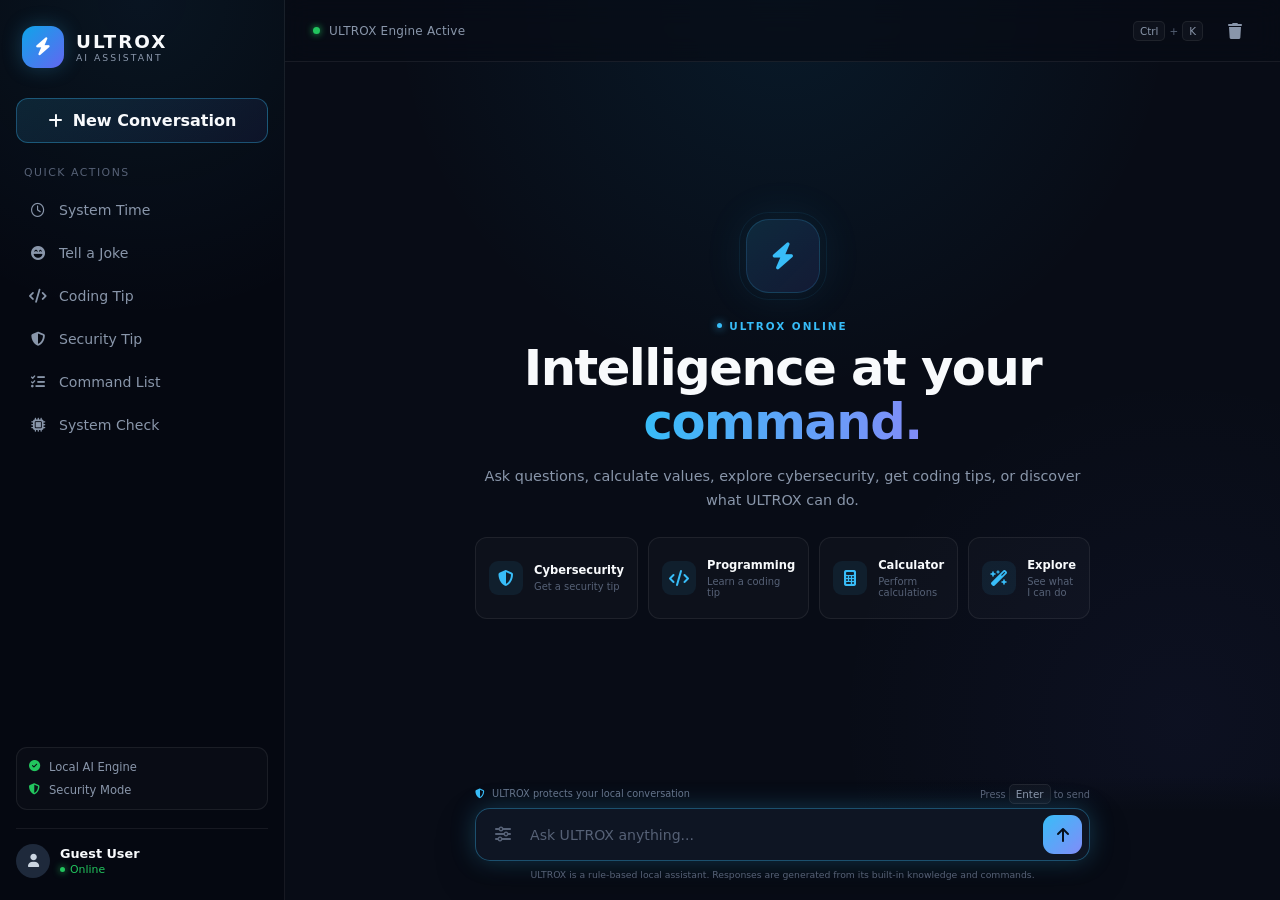
<file: index.html>
<!DOCTYPE html>
<html lang="en">
<head>
    <meta charset="UTF-8">
    <meta name="viewport" content="width=device-width, initial-scale=1.0">

    <meta name="description" content="ULTROX - Intelligent cybersecurity and developer assistant">
    <meta name="theme-color" content="#080c16">

    <title>ULTROX | Intelligent AI Assistant</title>

    <link rel="stylesheet" href="style.css">

    <link rel="stylesheet"
          href="https://cdnjs.cloudflare.com/ajax/libs/font-awesome/6.4.0/css/all.min.css">
</head>

<body>

<div class="app-layout">

    <!-- ================= SIDEBAR ================= -->

    <aside class="sidebar">

        <div class="brand">
            <div class="logo-icon">
                <i class="fa-solid fa-bolt"></i>
            </div>

            <div class="brand-text">
                <span class="brand-name">ULTROX</span>
                <span class="brand-subtitle">AI ASSISTANT</span>
            </div>
        </div>

        <button class="new-chat-btn" id="newChatBtn">
            <i class="fa-solid fa-plus"></i>
            <span>New Conversation</span>
        </button>

        <div class="quick-nav">

            <span class="nav-title">Quick Actions</span>

            <button class="nav-item"
                    data-prompt="What time and date is it?">
                <i class="fa-regular fa-clock"></i>
                <span>System Time</span>
            </button>

            <button class="nav-item"
                    data-prompt="Tell me a developer joke">
                <i class="fa-solid fa-face-laugh-beam"></i>
                <span>Tell a Joke</span>
            </button>

            <button class="nav-item"
                    data-prompt="Give me a coding tip">
                <i class="fa-solid fa-code"></i>
                <span>Coding Tip</span>
            </button>

            <button class="nav-item"
                    data-prompt="Give me a cybersecurity tip">
                <i class="fa-solid fa-shield-halved"></i>
                <span>Security Tip</span>
            </button>

            <button class="nav-item"
                    data-prompt="What are your features?">
                <i class="fa-solid fa-list-check"></i>
                <span>Command List</span>
            </button>

            <button class="nav-item"
                    data-prompt="Run a system check">
                <i class="fa-solid fa-microchip"></i>
                <span>System Check</span>
            </button>

        </div>

        <div class="sidebar-info">

            <div class="info-row">
                <i class="fa-solid fa-circle-check"></i>
                <span>Local AI Engine</span>
            </div>

            <div class="info-row">
                <i class="fa-solid fa-shield-halved"></i>
                <span>Security Mode</span>
            </div>

        </div>

        <div class="sidebar-footer">

            <div class="user-badge">

                <div class="user-avatar">
                    <i class="fa-solid fa-user"></i>
                </div>

                <div class="user-meta">
                    <span class="user-name">Guest User</span>
                    <span class="user-status">
                        <span class="status-dot"></span>
                        Online
                    </span>
                </div>

            </div>

        </div>

    </aside>


    <!-- ================= MAIN CONTENT ================= -->

    <main class="main-content">

        <!-- Top Bar -->

        <header class="topbar">

            <div class="topbar-left">

                <div class="mobile-brand">
                    <div class="mobile-logo">
                        <i class="fa-solid fa-bolt"></i>
                    </div>
                    <span>ULTROX</span>
                </div>

                <div class="engine-badge">

                    <span class="pulse-dot"></span>

                    <span>ULTROX Engine Active</span>

                </div>

            </div>

            <div class="topbar-actions">

                <span class="shortcut-hint">
                    <kbd>Ctrl</kbd>
                    <span>+</span>
                    <kbd>K</kbd>
                </span>

                <button
                    class="icon-action"
                    id="clearChatBtn"
                    title="Clear Chat"
                    aria-label="Clear Chat">

                    <i class="fa-solid fa-trash"></i>

                </button>

            </div>

        </header>


        <!-- Chat Area -->

        <div class="chat-viewport" id="chatViewport">

            <!-- Welcome -->

            <section class="welcome-card" id="welcomeCard">

                <div class="hero-icon">

                    <div class="hero-ring"></div>

                    <i class="fa-solid fa-bolt"></i>

                </div>

                <div class="welcome-content">

                    <div class="welcome-label">
                        <span></span>
                        ULTROX ONLINE
                    </div>

                    <h1>
                        Intelligence at your
                        <span>command.</span>
                    </h1>

                    <p>
                        Ask questions, calculate values, explore cybersecurity,
                        get coding tips, or discover what ULTROX can do.
                    </p>

                </div>


                <!-- Quick Prompt Cards -->

                <div class="prompt-grid">

                    <button
                        class="prompt-card"
                        data-prompt="Give me a cybersecurity tip">

                        <i class="fa-solid fa-shield-halved"></i>

                        <div>
                            <strong>Cybersecurity</strong>
                            <small>Get a security tip</small>
                        </div>

                    </button>


                    <button
                        class="prompt-card"
                        data-prompt="Give me a coding tip">

                        <i class="fa-solid fa-code"></i>

                        <div>
                            <strong>Programming</strong>
                            <small>Learn a coding tip</small>
                        </div>

                    </button>


                    <button
                        class="prompt-card"
                        data-prompt="Calculate 25 * 8">

                        <i class="fa-solid fa-calculator"></i>

                        <div>
                            <strong>Calculator</strong>
                            <small>Perform calculations</small>
                        </div>

                    </button>


                    <button
                        class="prompt-card"
                        data-prompt="What are your features?">

                        <i class="fa-solid fa-wand-magic-sparkles"></i>

                        <div>
                            <strong>Explore</strong>
                            <small>See what I can do</small>
                        </div>

                    </button>

                </div>

            </section>


            <!-- Messages -->

            <div
                class="messages-container"
                id="messagesContainer">
            </div>

        </div>


        <!-- Input Area -->

        <div class="input-wrapper">

            <div class="input-helper">

                <span>
                    <i class="fa-solid fa-shield-halved"></i>
                    ULTROX protects your local conversation
                </span>

                <span>
                    Press <kbd>Enter</kbd> to send
                </span>

            </div>

            <form
                id="chatForm"
                class="input-container"
                autocomplete="off">

                <button
                    type="button"
                    class="input-icon"
                    id="commandBtn"
                    title="Show commands"
                    aria-label="Show commands">

                    <i class="fa-solid fa-sliders"></i>

                </button>

                <input
                    type="text"
                    id="userQuery"
                    placeholder="Ask ULTROX anything..."
                    autocomplete="off"
                    maxlength="500"
                    aria-label="Message ULTROX"
                    required
                />

                <button
                    type="submit"
                    class="send-action"
                    id="sendBtn"
                    title="Send message"
                    aria-label="Send message">

                    <i class="fa-solid fa-arrow-up"></i>

                </button>

            </form>

            <div class="input-disclaimer">
                ULTROX is a rule-based local assistant. Responses are generated
                from its built-in knowledge and commands.
            </div>

        </div>

    </main>

</div>


<!-- Command Modal -->

<div class="modal-overlay" id="commandModal">

    <div class="command-modal">

        <div class="modal-header">

            <div>
                <span class="modal-kicker">ULTROX</span>
                <h2>Available Commands</h2>
            </div>

            <button
                class="modal-close"
                id="closeModalBtn"
                aria-label="Close">

                <i class="fa-solid fa-xmark"></i>

            </button>

        </div>


        <div class="command-list">

            <div class="command-row">
                <code>hello</code>
                <span>Start a conversation</span>
            </div>

            <div class="command-row">
                <code>time</code>
                <span>Show current time and date</span>
            </div>

            <div class="command-row">
                <code>joke</code>
                <span>Tell a developer joke</span>
            </div>

            <div class="command-row">
                <code>tip</code>
                <span>Get a coding tip</span>
            </div>

            <div class="command-row">
                <code>security</code>
                <span>Get a cybersecurity tip</span>
            </div>

            <div class="command-row">
                <code>calculate 25 * 8</code>
                <span>Perform a calculation</span>
            </div>

            <div class="command-row">
                <code>features</code>
                <span>Show ULTROX capabilities</span>
            </div>

            <div class="command-row">
                <code>system check</code>
                <span>Run local system check</span>
            </div>

        </div>

    </div>

</div>


<script src="script.js"></script>

</body>
</html>
</file>
<file: style.css>
:root {
    --bg-main: #080c16;
    --bg-sidebar: #050811;
    --bg-input: #101725;

    --accent: #38bdf8;
    --accent-dark: #0284c7;

    --accent-glow: rgba(56, 189, 248, 0.25);

    --purple: #8b5cf6;
    --green: #22c55e;
    --red: #f43f5e;

    --bot-bubble: #111a2d;
    --user-bubble: #0369a1;

    --text-main: #f8fafc;
    --text-muted: #8996aa;
    --text-dim: #566176;

    --border-subtle: rgba(255, 255, 255, 0.07);
    --border-active: rgba(56, 189, 248, 0.35);

    --shadow: 0 20px 60px rgba(0, 0, 0, 0.35);
}


/* ================= GLOBAL ================= */

* {
    margin: 0;
    padding: 0;
    box-sizing: border-box;
    font-family:
        Inter,
        system-ui,
        -apple-system,
        BlinkMacSystemFont,
        "Segoe UI",
        sans-serif;
}

html {
    scroll-behavior: smooth;
}

body {
    background: var(--bg-main);
    color: var(--text-main);
    height: 100vh;
    overflow: hidden;
}

button,
input {
    font: inherit;
}

button {
    -webkit-tap-highlight-color: transparent;
}


/* ================= APP ================= */

.app-layout {
    display: flex;
    width: 100vw;
    height: 100vh;
}


/* ================= SIDEBAR ================= */

.sidebar {
    width: 285px;
    flex-shrink: 0;

    background:
        radial-gradient(
            circle at 50% 0%,
            rgba(56, 189, 248, 0.07),
            transparent 35%
        ),
        var(--bg-sidebar);

    border-right: 1px solid var(--border-subtle);

    display: flex;
    flex-direction: column;

    padding: 22px 16px;

    gap: 18px;
}


/* Brand */

.brand {
    display: flex;
    align-items: center;
    gap: 12px;

    padding: 4px 6px 12px;
}

.logo-icon {
    width: 42px;
    height: 42px;

    display: flex;
    align-items: center;
    justify-content: center;

    border-radius: 13px;

    background:
        linear-gradient(
            135deg,
            #0ea5e9,
            #6366f1
        );

    color: white;

    font-size: 18px;

    box-shadow:
        0 0 20px var(--accent-glow);
}

.brand-text {
    display: flex;
    flex-direction: column;
}

.brand-name {
    font-size: 1.15rem;
    font-weight: 800;
    letter-spacing: 2px;
}

.brand-subtitle {
    font-size: 0.58rem;
    color: var(--text-muted);
    letter-spacing: 2px;
}


/* New Chat */

.new-chat-btn {
    width: 100%;

    background:
        linear-gradient(
            135deg,
            rgba(56, 189, 248, 0.13),
            rgba(99, 102, 241, 0.08)
        );

    color: var(--text-main);

    border: 1px solid var(--border-active);

    padding: 12px 15px;

    border-radius: 12px;

    font-weight: 600;

    display: flex;
    align-items: center;
    justify-content: center;

    gap: 10px;

    cursor: pointer;

    transition:
        transform 0.2s,
        background 0.2s,
        box-shadow 0.2s;
}

.new-chat-btn:hover {
    transform: translateY(-1px);

    background:
        rgba(56, 189, 248, 0.15);

    box-shadow:
        0 8px 25px rgba(56, 189, 248, 0.08);
}


/* Quick Navigation */

.quick-nav {
    flex: 1;

    display: flex;
    flex-direction: column;

    gap: 5px;

    overflow-y: auto;
}

.nav-title {
    font-size: 0.68rem;

    text-transform: uppercase;

    color: var(--text-dim);

    letter-spacing: 1.5px;

    margin: 5px 8px 7px;
}

.nav-item {
    width: 100%;

    background: transparent;

    border: 1px solid transparent;

    color: var(--text-muted);

    padding: 10px 12px;

    border-radius: 9px;

    text-align: left;

    display: flex;
    align-items: center;

    gap: 12px;

    cursor: pointer;

    font-size: 0.88rem;

    transition:
        background 0.2s,
        color 0.2s,
        border 0.2s,
        transform 0.2s;
}

.nav-item i {
    width: 18px;
    text-align: center;
}

.nav-item:hover {
    background: rgba(56, 189, 248, 0.07);

    border-color:
        rgba(56, 189, 248, 0.08);

    color: var(--accent);

    transform: translateX(2px);
}


/* Sidebar Info */

.sidebar-info {
    padding: 12px;

    border: 1px solid var(--border-subtle);

    background:
        rgba(255, 255, 255, 0.018);

    border-radius: 11px;

    display: flex;
    flex-direction: column;

    gap: 9px;
}

.info-row {
    display: flex;
    align-items: center;

    gap: 9px;

    font-size: 0.72rem;

    color: var(--text-muted);
}

.info-row i {
    color: var(--green);
    font-size: 0.7rem;
}


/* Footer */

.sidebar-footer {
    border-top: 1px solid var(--border-subtle);

    padding-top: 15px;
}

.user-badge {
    display: flex;
    align-items: center;

    gap: 10px;
}

.user-avatar {
    width: 34px;
    height: 34px;

    border-radius: 50%;

    background: #1e293b;

    display: flex;
    align-items: center;
    justify-content: center;

    color: #cbd5e1;

    font-size: 0.8rem;
}

.user-meta {
    display: flex;
    flex-direction: column;

    gap: 2px;
}

.user-name {
    font-size: 0.8rem;
    font-weight: 600;
}

.user-status {
    display: flex;
    align-items: center;

    gap: 5px;

    color: var(--green);

    font-size: 0.68rem;
}

.status-dot {
    width: 5px;
    height: 5px;

    border-radius: 50%;

    background: var(--green);

    box-shadow: 0 0 7px var(--green);
}


/* ================= MAIN ================= */

.main-content {
    flex: 1;

    min-width: 0;

    display: flex;
    flex-direction: column;

    position: relative;

    background:
        radial-gradient(
            circle at 50% 0%,
            rgba(14, 165, 233, 0.09),
            transparent 38%
        ),

        radial-gradient(
            circle at 90% 80%,
            rgba(99, 102, 241, 0.05),
            transparent 30%
        ),

        var(--bg-main);
}


/* ================= TOPBAR ================= */

.topbar {
    height: 62px;
    flex-shrink: 0;

    border-bottom: 1px solid var(--border-subtle);

    display: flex;
    align-items: center;
    justify-content: space-between;

    padding: 0 28px;

    background:
        rgba(8, 12, 22, 0.72);

    backdrop-filter: blur(12px);
}

.topbar-left {
    display: flex;
    align-items: center;
    gap: 20px;
}

.engine-badge {
    display: flex;
    align-items: center;

    gap: 9px;

    color: var(--text-muted);

    font-size: 0.75rem;

    letter-spacing: 0.2px;
}

.pulse-dot {
    width: 7px;
    height: 7px;

    background: var(--green);

    border-radius: 50%;

    box-shadow:
        0 0 7px var(--green);

    animation: statusPulse 2s infinite;
}

@keyframes statusPulse {
    0%, 100% {
        opacity: 1;
    }

    50% {
        opacity: 0.45;
    }
}

.topbar-actions {
    display: flex;
    align-items: center;
    gap: 15px;
}

.shortcut-hint {
    display: flex;
    align-items: center;
    gap: 4px;

    color: var(--text-dim);

    font-size: 0.65rem;
}

kbd {
    padding: 3px 6px;

    border: 1px solid var(--border-subtle);

    border-radius: 5px;

    background: rgba(255, 255, 255, 0.03);

    color: var(--text-muted);

    font-size: 0.65rem;
}

.icon-action {
    width: 34px;
    height: 34px;

    display: flex;
    align-items: center;
    justify-content: center;

    background: transparent;

    border: 1px solid transparent;

    border-radius: 9px;

    color: var(--text-muted);

    cursor: pointer;

    transition:
        color 0.2s,
        background 0.2s;
}

.icon-action:hover {
    color: var(--red);

    background:
        rgba(244, 63, 94, 0.08);
}


/* Mobile Brand */

.mobile-brand {
    display: none;
}


/* ================= CHAT VIEW ================= */

.chat-viewport {
    flex: 1;

    overflow-y: auto;

    padding:
        35px
        max(20px, min(15vw, 190px))
        25px;

    display: flex;
    flex-direction: column;

    scrollbar-width: thin;

    scrollbar-color:
        rgba(255, 255, 255, 0.1)
        transparent;
}


/* ================= WELCOME ================= */

.welcome-card {
    width: 100%;
    max-width: 820px;

    margin: auto;

    display: flex;
    flex-direction: column;

    align-items: center;

    text-align: center;

    gap: 20px;

    padding: 25px 0 35px;
}

.hero-icon {
    position: relative;

    width: 74px;
    height: 74px;

    border-radius: 23px;

    background:
        linear-gradient(
            135deg,
            rgba(56, 189, 248, 0.14),
            rgba(99, 102, 241, 0.12)
        );

    border: 1px solid
        rgba(56, 189, 248, 0.18);

    display: flex;
    align-items: center;
    justify-content: center;

    color: var(--accent);

    font-size: 27px;

    box-shadow:
        0 0 45px
        rgba(56, 189, 248, 0.1);
}

.hero-ring {
    position: absolute;

    inset: -8px;

    border-radius: 30px;

    border: 1px solid
        rgba(56, 189, 248, 0.08);

    animation: heroRing 3s infinite ease-in-out;
}

@keyframes heroRing {
    0%, 100% {
        transform: scale(1);
        opacity: 0.5;
    }

    50% {
        transform: scale(1.08);
        opacity: 1;
    }
}

.welcome-content {
    max-width: 650px;
}

.welcome-label {
    display: inline-flex;
    align-items: center;

    gap: 7px;

    color: var(--accent);

    font-size: 0.65rem;

    letter-spacing: 2px;

    font-weight: 700;

    margin-bottom: 9px;
}

.welcome-label span {
    width: 5px;
    height: 5px;

    background: var(--accent);

    border-radius: 50%;

    box-shadow:
        0 0 8px var(--accent);
}

.welcome-card h1 {
    font-size: clamp(2rem, 4vw, 3.1rem);

    line-height: 1.1;

    letter-spacing: -1.5px;

    margin-bottom: 14px;
}

.welcome-card h1 span {
    background:
        linear-gradient(
            90deg,
            var(--accent),
            #818cf8
        );

    -webkit-background-clip: text;
    background-clip: text;

    color: transparent;
}

.welcome-card p {
    color: var(--text-muted);

    font-size: 0.9rem;

    line-height: 1.7;
}


/* ================= PROMPT GRID ================= */

.prompt-grid {
    width: 100%;

    display: grid;

    grid-template-columns:
        repeat(4, 1fr);

    gap: 10px;

    margin-top: 4px;
}

.prompt-card {
    min-height: 82px;

    display: flex;
    align-items: center;

    gap: 11px;

    padding: 13px;

    text-align: left;

    color: var(--text-main);

    background:
        rgba(255, 255, 255, 0.025);

    border: 1px solid var(--border-subtle);

    border-radius: 12px;

    cursor: pointer;

    transition:
        transform 0.2s,
        border 0.2s,
        background 0.2s;
}

.prompt-card i {
    width: 34px;
    height: 34px;

    flex-shrink: 0;

    display: flex;
    align-items: center;
    justify-content: center;

    border-radius: 9px;

    color: var(--accent);

    background:
        rgba(56, 189, 248, 0.08);
}

.prompt-card div {
    display: flex;
    flex-direction: column;

    gap: 4px;
}

.prompt-card strong {
    font-size: 0.72rem;
}

.prompt-card small {
    color: var(--text-dim);

    font-size: 0.62rem;
}

.prompt-card:hover {
    transform: translateY(-2px);

    border-color:
        rgba(56, 189, 248, 0.25);

    background:
        rgba(56, 189, 248, 0.045);
}


/* ================= MESSAGES ================= */

.messages-container {
    display: flex;
    flex-direction: column;

    gap: 20px;

    width: 100%;
}

.message-row {
    display: flex;

    gap: 12px;

    animation:
        messageAppear 0.25s ease forwards;
}

@keyframes messageAppear {
    from {
        opacity: 0;
        transform: translateY(8px);
    }

    to {
        opacity: 1;
        transform: translateY(0);
    }
}

.message-row.user {
    justify-content: flex-end;
}

.avatar-bubble {
    width: 35px;
    height: 35px;

    border-radius: 10px;

    flex-shrink: 0;

    display: flex;
    align-items: center;
    justify-content: center;

    font-size: 0.78rem;
}

.bot .avatar-bubble {
    background:
        linear-gradient(
            135deg,
            var(--accent),
            #6366f1
        );

    color: #06101c;

    box-shadow:
        0 5px 18px
        rgba(56, 189, 248, 0.12);
}

.user .avatar-bubble {
    background: #263449;
    color: white;
}

.bubble-content {
    max-width: min(78%, 720px);

    padding: 13px 16px;

    border-radius: 14px;

    line-height: 1.65;

    font-size: 0.88rem;

    white-space: pre-wrap;

    word-break: break-word;
}

.bot .bubble-content {
    background: var(--bot-bubble);

    border: 1px solid var(--border-subtle);

    border-top-left-radius: 5px;
}

.user .bubble-content {
    background:
        linear-gradient(
            135deg,
            #0369a1,
            #075985
        );

    color: white;

    border-top-right-radius: 5px;
}


/* Code */

.bubble-content code {
    background: rgba(0, 0, 0, 0.28);

    padding: 2px 6px;

    border-radius: 5px;

    color: #7dd3fc;

    font-family:
        "Cascadia Code",
        "Consolas",
        monospace;

    font-size: 0.82em;
}


/* ================= TYPING ================= */

.typing-row {
    display: flex;

    align-items: center;

    gap: 12px;
}

.typing {
    display: flex;

    align-items: center;

    gap: 5px;

    padding: 12px 16px;

    background: var(--bot-bubble);

    border: 1px solid var(--border-subtle);

    border-radius: 14px;

    border-top-left-radius: 5px;
}

.dot {
    width: 6px;
    height: 6px;

    background: var(--text-muted);

    border-radius: 50%;

    animation:
        typingPulse 1.2s infinite;
}

.dot:nth-child(2) {
    animation-delay: 0.2s;
}

.dot:nth-child(3) {
    animation-delay: 0.4s;
}

@keyframes typingPulse {
    0%, 100% {
        transform: scale(0.7);
        opacity: 0.3;
    }

    50% {
        transform: scale(1.15);
        opacity: 1;
    }
}


/* ================= INPUT ================= */

.input-wrapper {
    padding:
        12px
        max(20px, min(15vw, 190px))
        20px;

    background:
        linear-gradient(
            180deg,
            transparent,
            var(--bg-main) 28%
        );
}

.input-helper {
    max-width: 900px;

    margin: 0 auto 8px;

    display: flex;

    justify-content: space-between;

    color: var(--text-dim);

    font-size: 0.61rem;
}

.input-helper span:first-child {
    color: #64748b;
}

.input-helper i {
    color: var(--accent);
    margin-right: 4px;
}

.input-container {
    max-width: 900px;

    margin: auto;

    background:
        rgba(16, 23, 37, 0.92);

    border: 1px solid var(--border-subtle);

    border-radius: 15px;

    display: flex;

    align-items: center;

    padding: 6px 7px 6px 9px;

    box-shadow:
        0 15px 40px rgba(0, 0, 0, 0.22);

    transition:
        border 0.2s,
        box-shadow 0.2s;
}

.input-container:focus-within {
    border-color: var(--border-active);

    box-shadow:
        0 0 25px var(--accent-glow),
        0 15px 40px rgba(0, 0, 0, 0.25);
}

.input-icon {
    width: 35px;
    height: 35px;

    flex-shrink: 0;

    border: none;

    background: transparent;

    color: var(--text-dim);

    cursor: pointer;

    border-radius: 9px;
}

.input-icon:hover {
    color: var(--accent);

    background:
        rgba(56, 189, 248, 0.07);
}

.input-container input {
    flex: 1;

    min-width: 0;

    background: transparent;

    border: none;

    outline: none;

    color: var(--text-main);

    padding: 9px 10px;

    font-size: 0.88rem;
}

.input-container input::placeholder {
    color: var(--text-dim);
}

.send-action {
    width: 39px;
    height: 39px;

    flex-shrink: 0;

    border-radius: 11px;

    border: none;

    background:
        linear-gradient(
            135deg,
            var(--accent),
            #818cf8
        );

    color: #06101c;

    cursor: pointer;

    display: flex;
    align-items: center;
    justify-content: center;

    transition:
        transform 0.2s,
        box-shadow 0.2s;
}

.send-action:hover {
    transform: translateY(-1px);

    box-shadow:
        0 5px 18px
        rgba(56, 189, 248, 0.25);
}

.send-action:active {
    transform: scale(0.94);
}

.send-action:disabled {
    opacity: 0.45;
    cursor: not-allowed;
}

.input-disclaimer {
    max-width: 900px;

    margin: 8px auto 0;

    text-align: center;

    color: var(--text-dim);

    font-size: 0.58rem;
}


/* ================= MODAL ================= */

.modal-overlay {
    position: fixed;

    inset: 0;

    z-index: 100;

    background:
        rgba(0, 0, 0, 0.65);

    backdrop-filter: blur(6px);

    display: none;

    align-items: center;
    justify-content: center;

    padding: 20px;
}

.modal-overlay.active {
    display: flex;
}

.command-modal {
    width: min(480px, 100%);

    background:
        #0d1422;

    border: 1px solid var(--border-active);

    border-radius: 18px;

    box-shadow: var(--shadow);

    overflow: hidden;

    animation:
        modalAppear 0.2s ease;
}

@keyframes modalAppear {
    from {
        opacity: 0;
        transform: scale(0.96) translateY(8px);
    }

    to {
        opacity: 1;
        transform: scale(1) translateY(0);
    }
}

.modal-header {
    display: flex;

    align-items: center;
    justify-content: space-between;

    padding: 20px;

    border-bottom:
        1px solid var(--border-subtle);
}

.modal-kicker {
    color: var(--accent);

    font-size: 0.6rem;

    letter-spacing: 2px;

    font-weight: 700;
}

.modal-header h2 {
    font-size: 1.1rem;

    margin-top: 4px;
}

.modal-close {
    width: 32px;
    height: 32px;

    border: none;

    background:
        rgba(255, 255, 255, 0.04);

    color: var(--text-muted);

    border-radius: 8px;

    cursor: pointer;
}

.modal-close:hover {
    color: white;
}

.command-list {
    padding: 10px 20px 20px;
}

.command-row {
    display: flex;

    align-items: center;
    justify-content: space-between;

    gap: 20px;

    padding: 11px 0;

    border-bottom:
        1px solid rgba(255, 255, 255, 0.04);
}

.command-row:last-child {
    border-bottom: none;
}

.command-row code {
    color: var(--accent);

    background:
        rgba(56, 189, 248, 0.07);

    padding: 5px 8px;

    border-radius: 6px;

    font-size: 0.68rem;
}

.command-row span {
    color: var(--text-muted);

    font-size: 0.7rem;

    text-align: right;
}


/* ================= SCROLLBAR ================= */

::-webkit-scrollbar {
    width: 6px;
}

::-webkit-scrollbar-track {
    background: transparent;
}

::-webkit-scrollbar-thumb {
    background:
        rgba(255, 255, 255, 0.08);

    border-radius: 20px;
}

::-webkit-scrollbar-thumb:hover {
    background:
        rgba(255, 255, 255, 0.15);
}


/* ================= RESPONSIVE ================= */

@media (max-width: 1100px) {

    .prompt-grid {
        grid-template-columns:
            repeat(2, 1fr);
    }

    .chat-viewport,
    .input-wrapper {
        padding-left: 7%;
        padding-right: 7%;
    }
}


@media (max-width: 860px) {

    .sidebar {
        display: none;
    }

    .mobile-brand {
        display: flex;

        align-items: center;

        gap: 8px;

        font-weight: 800;

        letter-spacing: 1.5px;

        font-size: 0.85rem;
    }

    .mobile-logo {
        width: 28px;
        height: 28px;

        display: flex;
        align-items: center;
        justify-content: center;

        border-radius: 8px;

        background:
            linear-gradient(
                135deg,
                #0ea5e9,
                #6366f1
            );

        font-size: 12px;
    }

    .engine-badge {
        display: none;
    }

    .topbar {
        padding: 0 16px;
    }

    .shortcut-hint {
        display: none;
    }

    .chat-viewport,
    .input-wrapper {
        padding-left: 5%;
        padding-right: 5%;
    }
}


@media (max-width: 600px) {

    .chat-viewport {
        padding-top: 20px;
    }

    .welcome-card {
        padding-top: 20px;
    }

    .welcome-card h1 {
        font-size: 2rem;
    }

    .welcome-card p {
        font-size: 0.8rem;
    }

    .prompt-grid {
        grid-template-columns: 1fr 1fr;

        gap: 7px;
    }

    .prompt-card {
        min-height: 70px;

        padding: 9px;
    }

    .prompt-card i {
        width: 29px;
        height: 29px;

        font-size: 0.7rem;
    }

    .prompt-card strong {
        font-size: 0.65rem;
    }

    .prompt-card small {
        font-size: 0.55rem;
    }

    .bubble-content {
        max-width: 86%;

        font-size: 0.82rem;

        padding: 11px 13px;
    }

    .avatar-bubble {
        width: 31px;
        height: 31px;
    }

    .input-helper {
        display: none;
    }

    .input-wrapper {
        padding-top: 10px;
        padding-bottom: 12px;
    }

    .input-disclaimer {
        font-size: 0.5rem;
    }
}


@media (max-width: 400px) {

    .prompt-grid {
        grid-template-columns: 1fr;
    }

    .welcome-card h1 {
        font-size: 1.75rem;
    }

    .hero-icon {
        width: 64px;
        height: 64px;
    }
}
</file>
